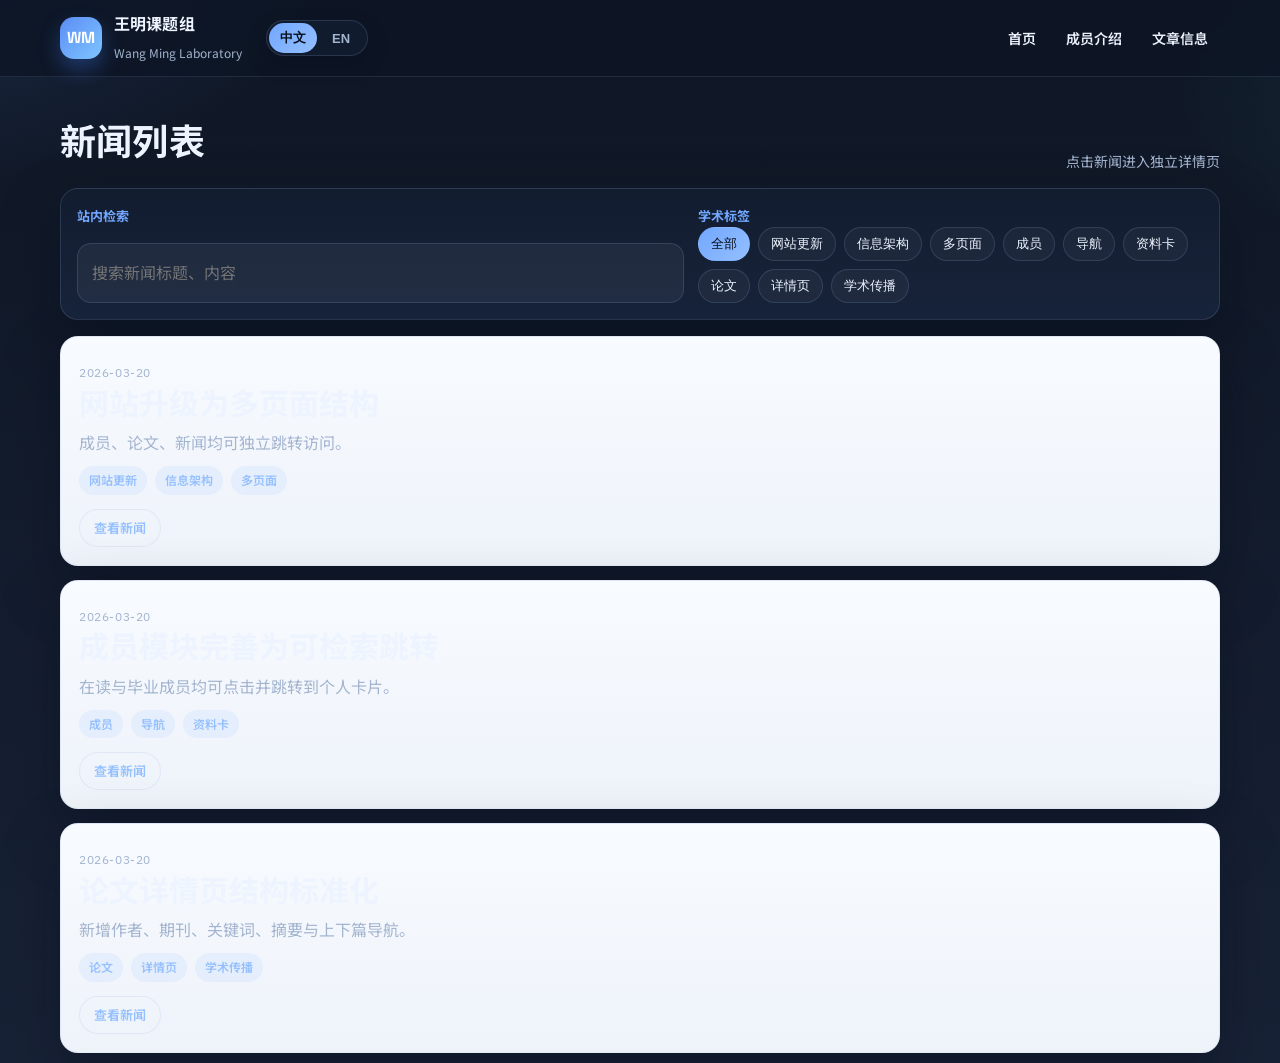
<file: news.html>
<!doctype html>
<html lang="zh-CN">
  <head>
    <meta charset="UTF-8" />
    <meta name="viewport" content="width=device-width, initial-scale=1.0" />
    <title>新闻动态 | 王明课题组</title>
    <link rel="stylesheet" href="./styles.css" />
  </head>
  <body>
    <header class="site-header">
      <nav class="nav container">
        <a href="./index.html" class="brand">
          <span class="brand-badge">WM</span>
          <span>
            <strong data-i18n="brandCn">王明课题组</strong>
            <small data-i18n="brandEn">Wang Ming Laboratory</small>
          </span>
        </a>
        <div class="nav-right">
          <div class="lang-switch">
            <button class="lang-btn active" data-lang-btn="zh" type="button">中文</button>
            <button class="lang-btn" data-lang-btn="en" type="button">EN</button>
          </div>
        </div>
        <ul class="nav-links nav-links-static">
          <li><a href="./index.html">首页</a></li>
          <li><a href="./members.html" data-i18n="navMembers">成员介绍</a></li>
          <li><a href="./publications.html" data-i18n="navPapers">文章信息</a></li>
        </ul>
      </nav>
    </header>

    <main class="section container">
      <div class="section-head">
        <h2 data-i18n="newsListTitle">新闻列表</h2>
        <p data-i18n="newsListSub">点击新闻进入独立详情页</p>
      </div>
      <section class="filter-panel">
        <div class="search-box">
          <label class="search-label" data-i18n="searchTitle">站内检索</label>
          <input id="newsSearch" class="search-input" type="search" data-i18n-placeholder="searchPlaceholderNews" placeholder="搜索新闻标题、内容" />
        </div>
        <div>
          <p class="search-label" data-i18n="tagTitle">学术标签</p>
          <div id="newsTags" class="tag-row"></div>
        </div>
      </section>
      <div id="newsPageList" class="news-list"></div>
    </main>

    <script src="./site-data.js"></script>
    <script src="./news.js"></script>
  </body>
</html>
</file>
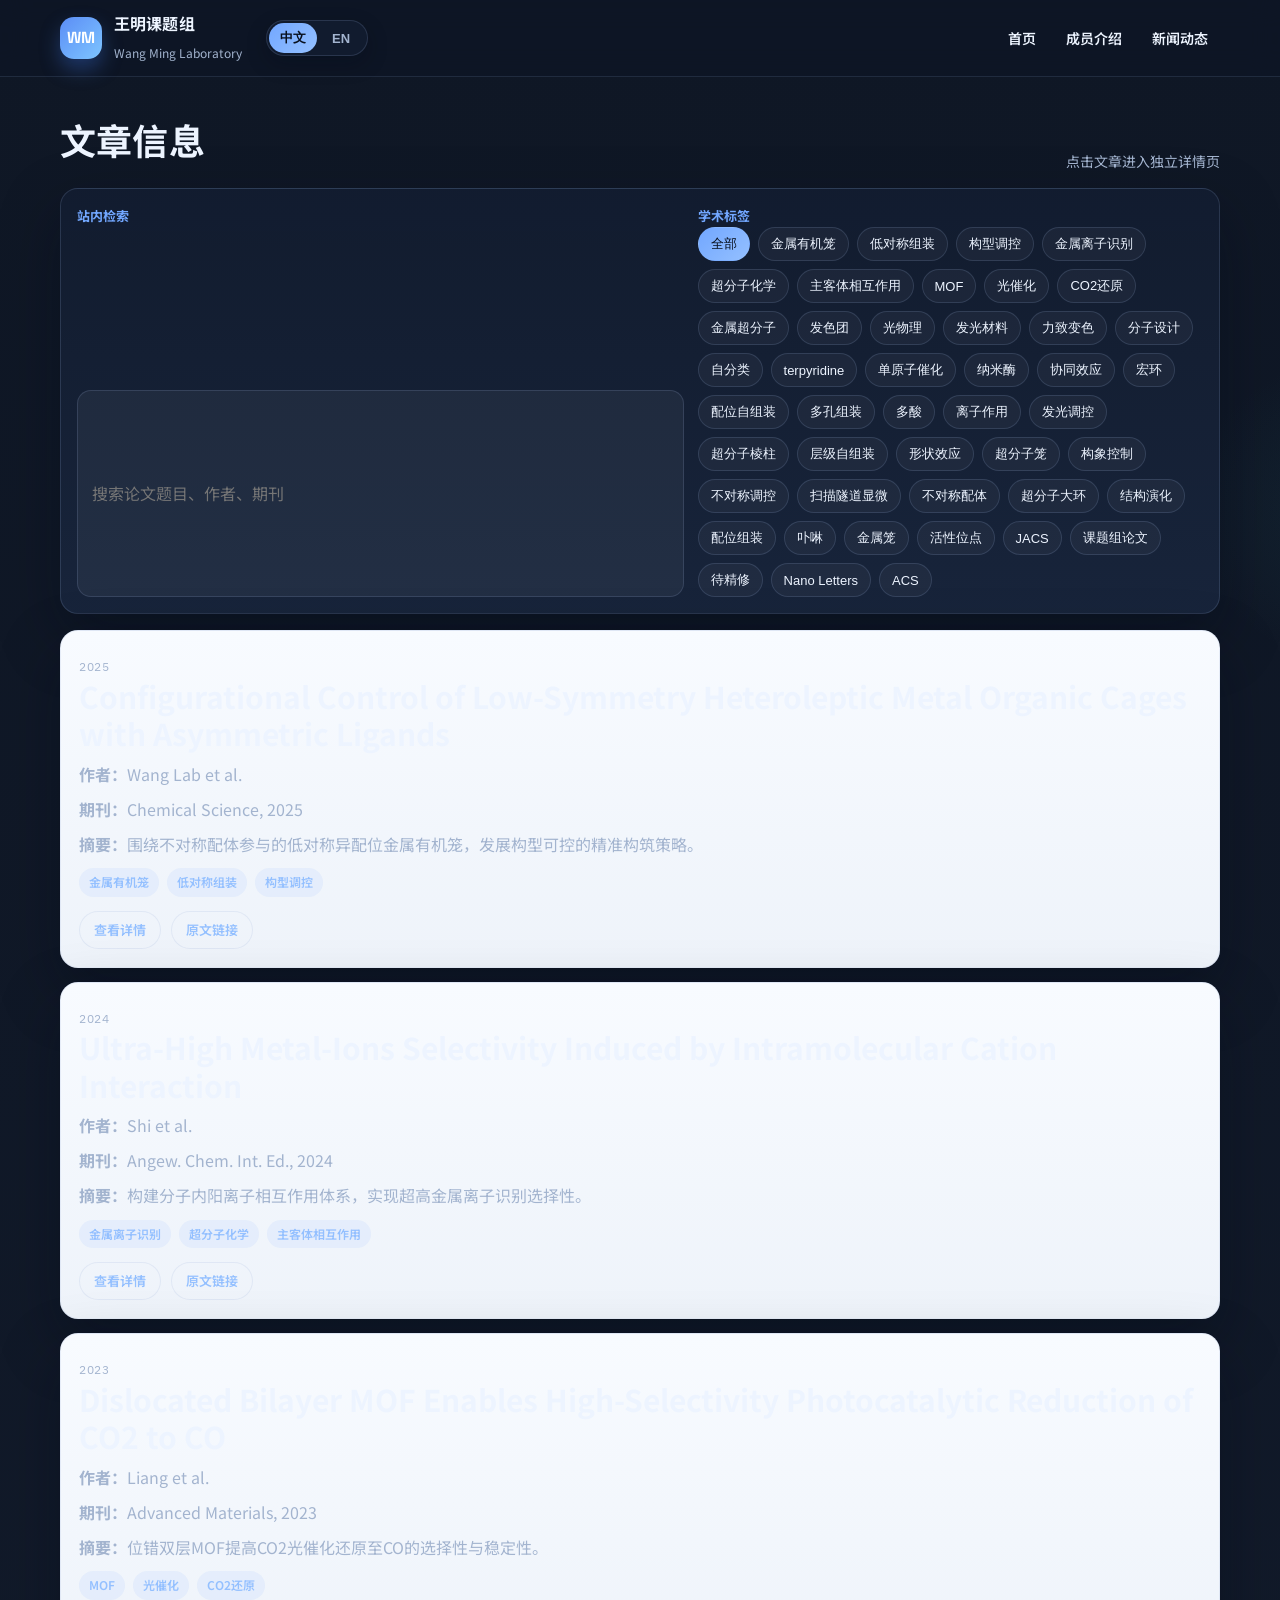
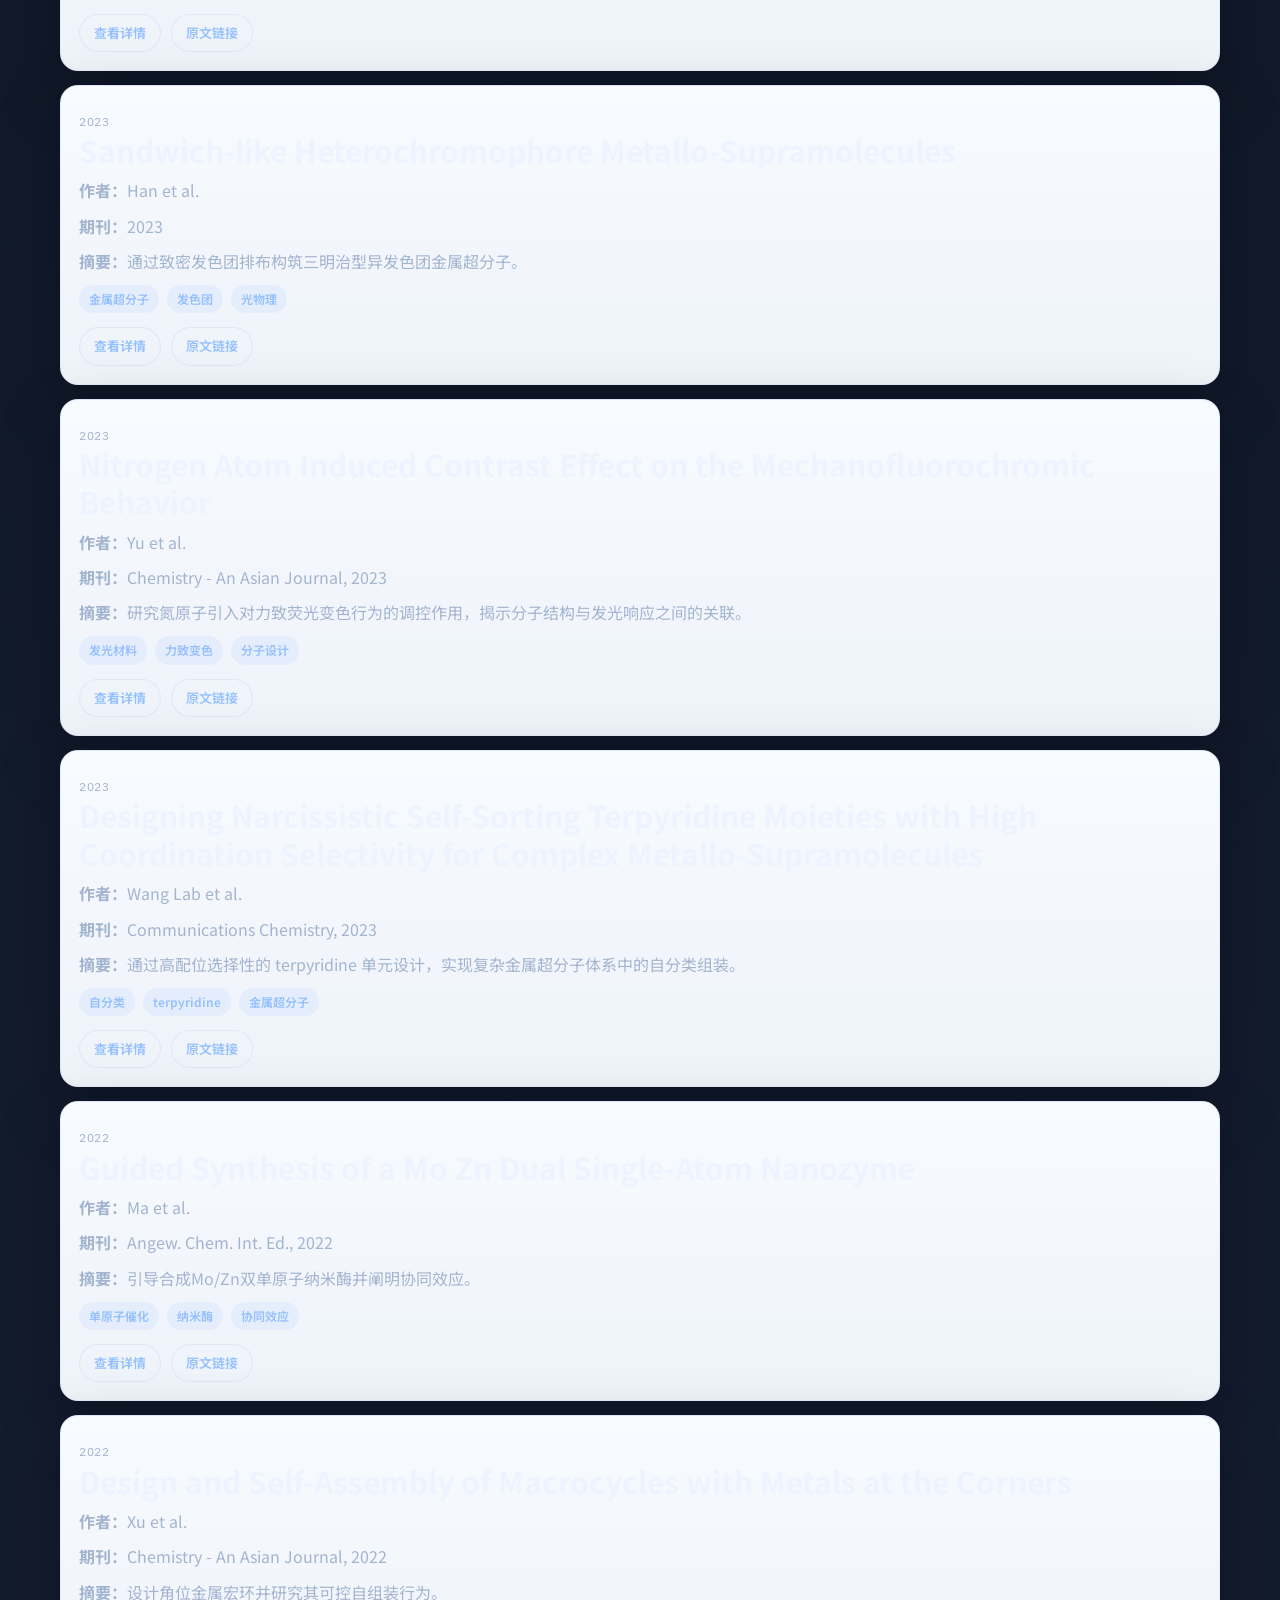
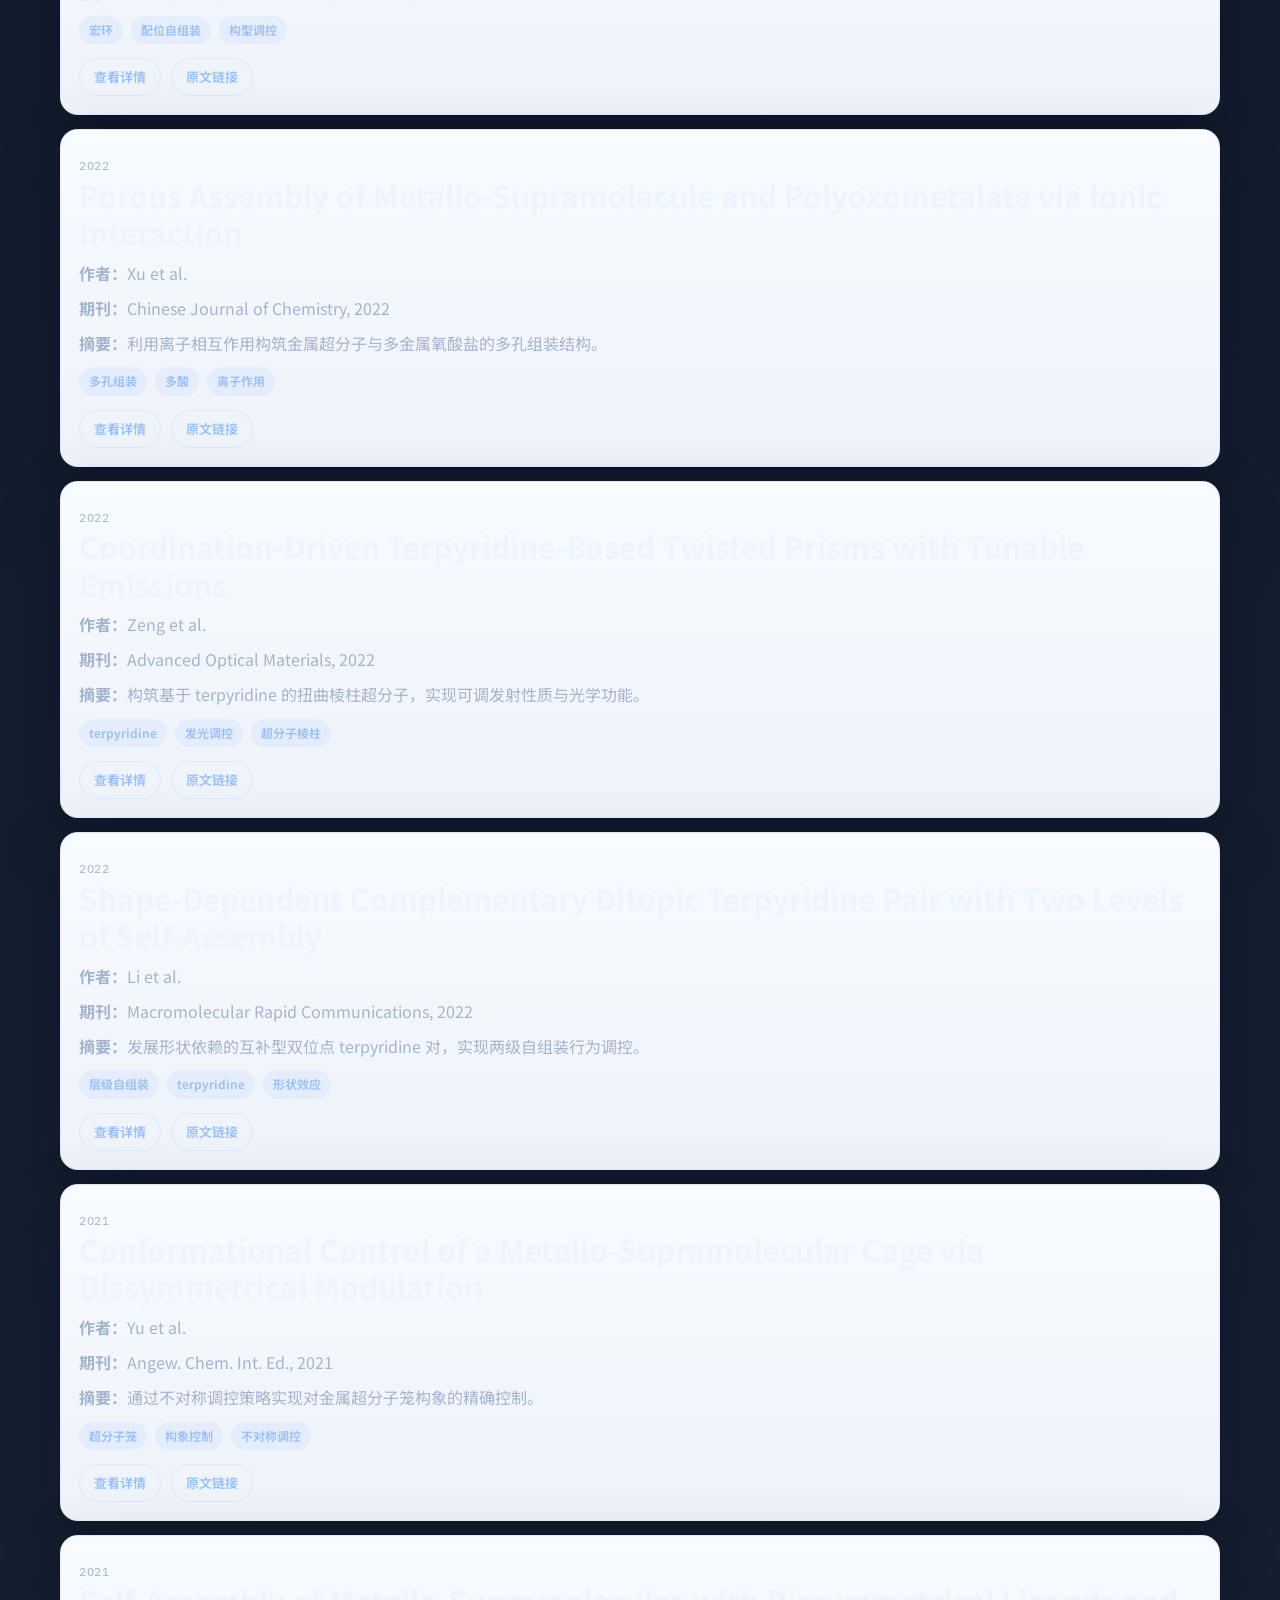
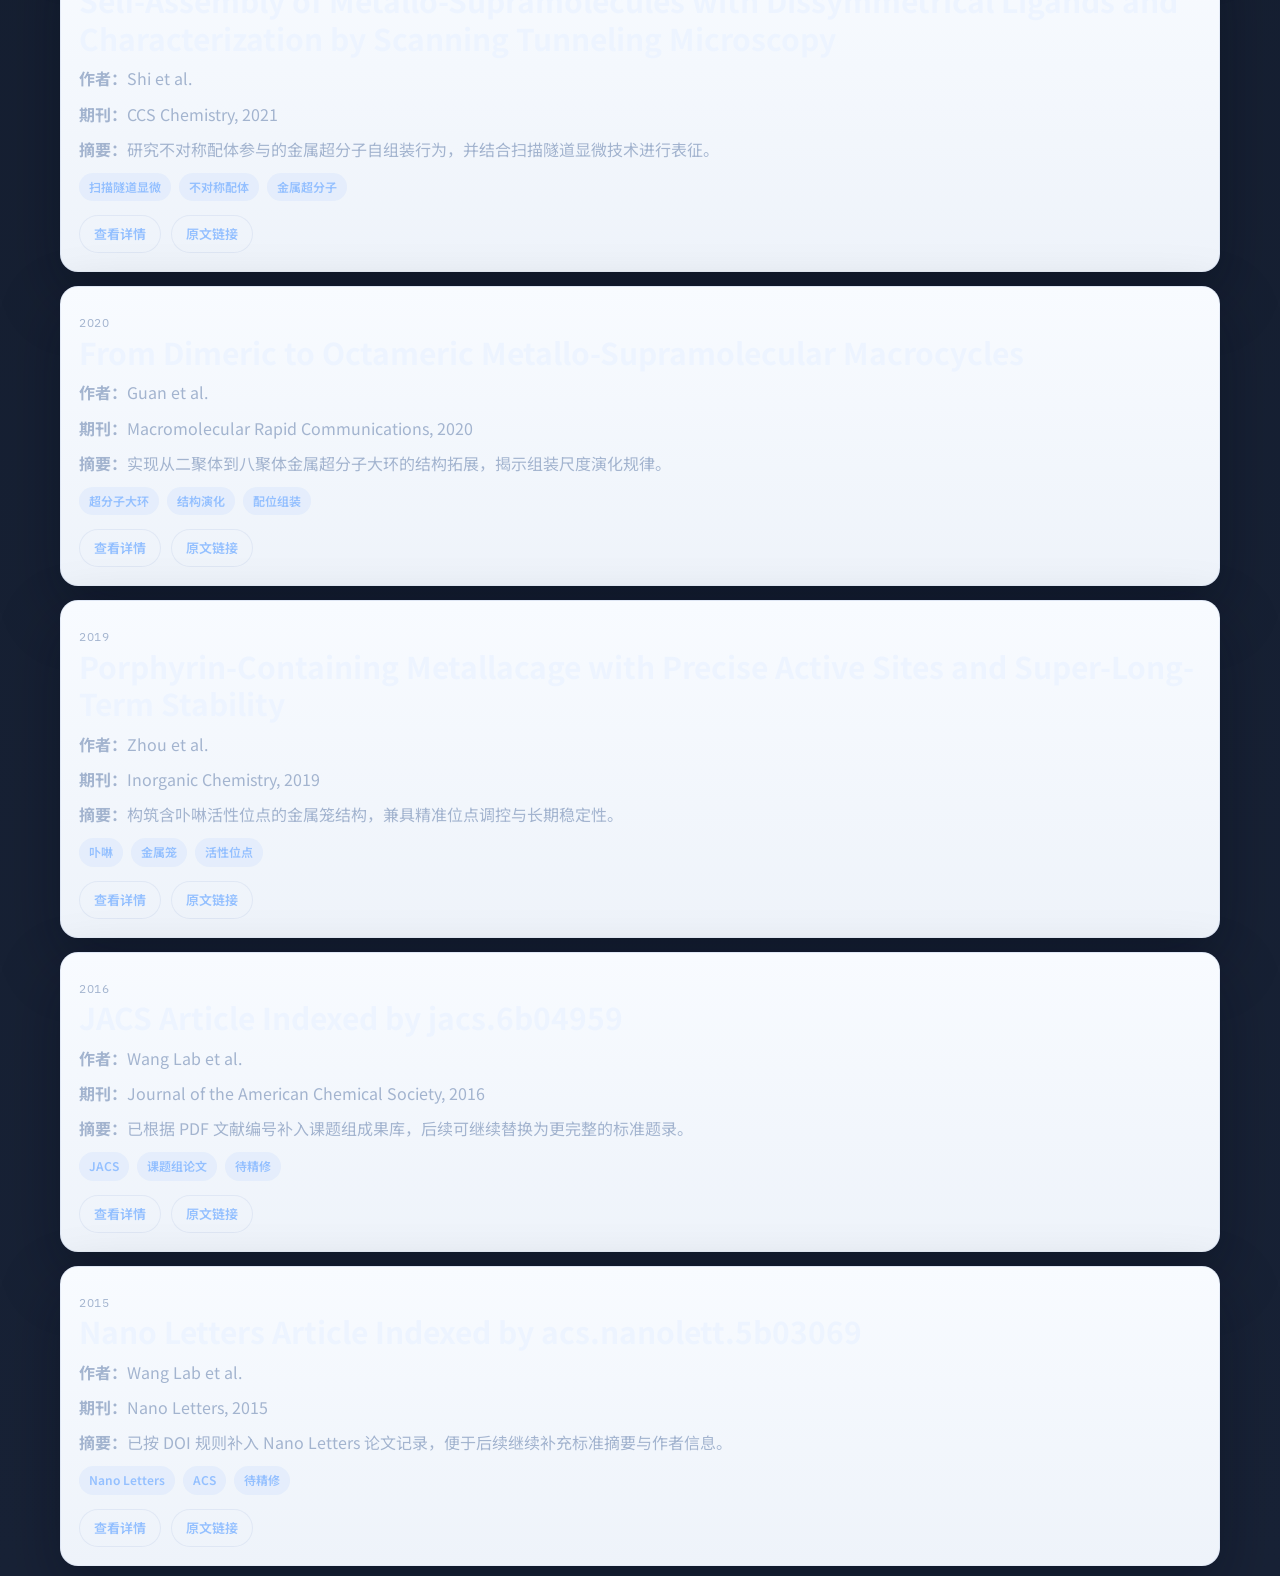
<file: publications.html>
<!doctype html>
<html lang="zh-CN">
  <head>
    <meta charset="UTF-8" />
    <meta name="viewport" content="width=device-width, initial-scale=1.0" />
    <title>文章信息 | 王明课题组</title>
    <link rel="stylesheet" href="./styles.css" />
  </head>
  <body>
    <header class="site-header">
      <nav class="nav container">
        <a href="./index.html" class="brand">
          <span class="brand-badge">WM</span>
          <span>
            <strong data-i18n="brandCn">王明课题组</strong>
            <small data-i18n="brandEn">Wang Ming Laboratory</small>
          </span>
        </a>
        <div class="nav-right">
          <div class="lang-switch">
            <button class="lang-btn active" data-lang-btn="zh" type="button">中文</button>
            <button class="lang-btn" data-lang-btn="en" type="button">EN</button>
          </div>
        </div>
        <ul class="nav-links nav-links-static">
          <li><a href="./index.html">首页</a></li>
          <li><a href="./members.html" data-i18n="navMembers">成员介绍</a></li>
          <li><a href="./news.html" data-i18n="navNews">新闻动态</a></li>
        </ul>
      </nav>
    </header>

    <main class="section container">
      <div class="section-head">
        <h2 data-i18n="papersTitle">文章信息</h2>
        <p data-i18n="papersSub">点击文章进入独立详情页</p>
      </div>
      <section class="filter-panel">
        <div class="search-box">
          <label class="search-label" data-i18n="searchTitle">站内检索</label>
          <input id="paperSearch" class="search-input" type="search" data-i18n-placeholder="searchPlaceholderPapers" placeholder="搜索论文题目、作者、期刊" />
        </div>
        <div>
          <p class="search-label" data-i18n="tagTitle">学术标签</p>
          <div id="paperTags" class="tag-row"></div>
        </div>
      </section>
      <div id="paperList" class="outputs-list"></div>
    </main>

    <script src="./site-data.js"></script>
    <script src="./publications.js"></script>
  </body>
</html>
</file>
<file: styles.css>
﻿@import url('https://fonts.googleapis.com/css2?family=IBM+Plex+Sans:wght@400;500;600;700&family=Noto+Sans+SC:wght@400;500;700&family=Space+Grotesk:wght@500;700&display=swap');

:root {
  --bg: #0f1725;
  --bg-alt: #182236;
  --surface: #111b2e;
  --surface-soft: #19253a;
  --text: #edf4ff;
  --muted: #a3b4cf;
  --line: rgba(148, 173, 214, 0.18);
  --primary: #72a7ff;
  --primary-2: #94c0ff;
  --accent: #70d6d1;
  --radius: 18px;
  --shadow: 0 24px 60px rgba(2, 8, 23, 0.34);
}

* { box-sizing: border-box; }

html { scroll-behavior: smooth; }

body {
  margin: 0;
  font-family: "Noto Sans SC", "IBM Plex Sans", sans-serif;
  color: var(--text);
  background:
    radial-gradient(900px 500px at -12% -10%, rgba(56, 89, 151, 0.4) 0%, transparent 60%),
    radial-gradient(650px 360px at 120% 8%, rgba(43, 124, 131, 0.22) 0%, transparent 55%),
    linear-gradient(180deg, var(--bg) 0%, var(--bg-alt) 100%);
  line-height: 1.7;
}

.container {
  width: min(1160px, 92%);
  margin: 0 auto;
}

.site-header {
  position: sticky;
  top: 0;
  z-index: 30;
  backdrop-filter: blur(14px);
  background: rgba(14, 22, 37, 0.84);
  border-bottom: 1px solid rgba(148, 173, 214, 0.14);
}

.nav {
  min-height: 76px;
  display: flex;
  align-items: center;
  gap: 16px;
}

.brand {
  display: flex;
  align-items: center;
  gap: 12px;
  text-decoration: none;
  color: inherit;
  margin-right: 8px;
}

.brand-badge {
  width: 42px;
  height: 42px;
  border-radius: 14px;
  display: grid;
  place-items: center;
  color: #fff;
  font-family: "Space Grotesk", sans-serif;
  font-weight: 700;
  background: linear-gradient(135deg, #5b8df6, #7ec5ff);
  box-shadow: 0 10px 20px rgba(64, 120, 235, 0.34);
}

.brand strong {
  display: block;
  font-family: "Space Grotesk", "Noto Sans SC", sans-serif;
  font-size: 16px;
  letter-spacing: 0.15px;
}

.brand small { color: var(--muted); font-size: 12px; }

.nav-links {
  list-style: none;
  margin: 0;
  padding: 0;
  display: flex;
  gap: 6px;
}

.nav-links a {
  text-decoration: none;
  color: var(--text);
  font-weight: 600;
  font-size: 14px;
  padding: 8px 12px;
  border-radius: 10px;
  transition: 0.2s ease;
}

.nav-links a:hover {
  color: var(--primary);
  background: rgba(114, 167, 255, 0.08);
}

.nav-links-static { margin-left: auto; }

.nav-right { display: flex; align-items: center; gap: 10px; }

.lang-switch {
  display: inline-flex;
  align-items: center;
  border: 1px solid var(--line);
  border-radius: 999px;
  background: var(--surface);
  padding: 2px;
  box-shadow: 0 8px 20px rgba(2, 8, 23, 0.26);
}

.lang-btn {
  border: 0;
  background: transparent;
  color: var(--muted);
  border-radius: 999px;
  padding: 6px 11px;
  min-width: 48px;
  font-size: 13px;
  font-weight: 700;
  cursor: pointer;
}

.lang-btn.active {
  color: #08101d;
  background: linear-gradient(135deg, var(--primary), var(--primary-2));
}

.menu-toggle { display: none; }

main { padding-bottom: 44px; }

.hero {
  padding: 84px 0 30px;
}

.hero-shell {
  position: relative;
  overflow: hidden;
}

.hero-shell::before {
  content: "";
  position: absolute;
  inset: 0;
  background:
    radial-gradient(520px 300px at 15% 16%, rgba(98, 135, 233, 0.22), transparent 70%),
    radial-gradient(620px 360px at 88% 14%, rgba(74, 201, 211, 0.16), transparent 72%);
  pointer-events: none;
}

.hero-enhanced {
  display: grid;
  gap: 24px;
  grid-template-columns: minmax(0, 1.4fr) minmax(360px, 0.9fr);
  align-items: stretch;
}

.hero-main {
  display: grid;
  gap: 20px;
}

.lab-mark,
.pi-card,
.hero-carousel,
.intro-card,
.recruitment-card,
.research-card,
.equipment-card,
.join-card {
  background: linear-gradient(180deg, rgba(18, 29, 48, 0.92), rgba(24, 37, 60, 0.94));
  border: 1px solid var(--line);
  box-shadow: var(--shadow);
}

.lab-mark {
  display: grid;
  gap: 24px;
  grid-template-columns: 140px minmax(0, 1fr);
  padding: 26px;
  border-radius: 28px;
}

.lab-logo-wrap {
  width: 132px;
  height: 132px;
  border-radius: 28px;
  display: grid;
  place-items: center;
  background: linear-gradient(145deg, rgba(114, 167, 255, 0.16), rgba(112, 214, 209, 0.12));
  border: 1px solid rgba(148, 173, 214, 0.18);
}

.lab-logo,
.pi-photo {
  width: 100%;
  height: 100%;
  object-fit: cover;
}

.lab-logo {
  max-width: 84px;
  max-height: 84px;
}

.lab-logo-fallback,
.pi-photo-fallback {
  display: none;
  place-items: center;
  color: var(--primary-2);
  font-weight: 700;
  text-align: center;
}

.hero-tag {
  display: inline-flex;
  align-items: center;
  width: fit-content;
  padding: 8px 14px;
  border-radius: 999px;
  border: 1px solid rgba(148, 173, 214, 0.16);
  background: rgba(114, 167, 255, 0.08);
}

.hero-tag {
  margin: 0;
  color: var(--primary);
  letter-spacing: 1.2px;
  font-size: 12px;
  font-family: "IBM Plex Sans", sans-serif;
}

.hero h1 {
  margin: 10px 0 14px;
  font-family: "Space Grotesk", "Noto Sans SC", sans-serif;
  font-size: clamp(36px, 6vw, 64px);
  line-height: 1.04;
}

.hero-desc {
  margin: 0;
  max-width: 780px;
  font-size: clamp(16px, 2.2vw, 22px);
  color: var(--muted);
}

.hero-actions {
  display: flex;
  flex-wrap: wrap;
  gap: 12px;
  margin-top: 20px;
}

.hero-btn {
  display: inline-flex;
  align-items: center;
  justify-content: center;
  min-height: 44px;
  padding: 0 18px;
  border-radius: 999px;
  text-decoration: none;
  font-weight: 700;
  transition: transform .2s ease, border-color .2s ease;
}

.hero-btn:hover { transform: translateY(-1px); }

.hero-btn-primary {
  color: #08101d;
  background: linear-gradient(135deg, var(--primary), var(--primary-2));
}

.hero-btn-secondary {
  color: var(--text);
  border: 1px solid var(--line);
  background: rgba(255, 255, 255, 0.04);
}

.pi-card {
  display: grid;
  gap: 18px;
  grid-template-columns: 132px minmax(0, 1fr);
  padding: 24px;
  border-radius: 26px;
}

.pi-photo-wrap {
  width: 132px;
  height: 160px;
  overflow: hidden;
  border-radius: 22px;
  border: 1px solid rgba(148, 173, 214, 0.18);
  background: linear-gradient(145deg, rgba(114, 167, 255, 0.16), rgba(112, 214, 209, 0.12));
}

.pi-kicker {
  margin: 0 0 8px;
  color: var(--accent);
  font-weight: 700;
}

.pi-content h2 {
  margin: 0 0 10px;
  font-size: clamp(24px, 3.2vw, 34px);
}

.pi-content p {
  margin: 0;
  color: var(--muted);
}

.hero-carousel {
  position: relative;
  display: grid;
  gap: 16px;
  padding: 24px;
  border-radius: 28px;
  min-height: 100%;
}

.carousel-head {
  display: flex;
  align-items: center;
  justify-content: space-between;
}

.carousel-frame {
  position: relative;
  min-height: 100%;
}

.carousel-slides {
  position: relative;
  min-height: 430px;
}

.carousel-slide {
  position: absolute;
  inset: 0;
  padding: 22px;
  border-radius: 22px;
  border: 1px solid rgba(148, 173, 214, 0.12);
  background:
    linear-gradient(180deg, rgba(113, 167, 255, 0.1), rgba(255, 255, 255, 0.02)),
    rgba(10, 17, 29, 0.44);
  opacity: 0;
  transform: translateX(16px);
  pointer-events: none;
  transition: opacity .35s ease, transform .35s ease;
}

.carousel-slide.active {
  opacity: 1;
  transform: translateX(0);
  pointer-events: auto;
}

.carousel-slide h3 {
  margin: 10px 0 10px;
  font-size: clamp(24px, 2.8vw, 34px);
  line-height: 1.2;
}

.carousel-slide p {
  margin: 0;
  color: var(--muted);
}

.carousel-accent {
  display: inline-flex;
  width: fit-content;
  padding: 6px 10px;
  border-radius: 999px;
  background: rgba(112, 214, 209, 0.1);
  color: var(--accent);
  font-size: 12px;
  letter-spacing: .6px;
}

.carousel-arrow {
  position: absolute;
  top: 50%;
  z-index: 2;
  width: 42px;
  height: 42px;
  border-radius: 999px;
  border: 1px solid rgba(148, 173, 214, 0.18);
  background: rgba(9, 14, 24, 0.66);
  color: var(--text);
  cursor: pointer;
  transform: translateY(-50%);
}

.carousel-arrow-left { left: -6px; }
.carousel-arrow-right { right: -6px; }

.carousel-dots {
  display: flex;
  justify-content: center;
  gap: 10px;
}

.carousel-dot {
  width: 10px;
  height: 10px;
  padding: 0;
  border: 0;
  border-radius: 999px;
  background: rgba(163, 180, 207, 0.34);
  cursor: pointer;
}

.carousel-dot.active {
  width: 30px;
  background: linear-gradient(135deg, var(--primary), var(--primary-2));
}

.section { padding: 36px 0 10px; }

.section-head {
  display: flex;
  align-items: end;
  justify-content: space-between;
  gap: 12px;
  margin-bottom: 14px;
}

.section-head h2 {
  margin: 0;
  font-family: "Space Grotesk", "Noto Sans SC", sans-serif;
  font-size: clamp(25px, 3.3vw, 36px);
  letter-spacing: 0.2px;
}

.section-head p { margin: 0; color: var(--muted); font-size: 14px; }

.entry-grid,
.contact-grid,
.about-grid,
.research-grid {
  display: grid;
  gap: 14px;
  grid-template-columns: repeat(2, minmax(0, 1fr));
}

.entry-card,
.card,
.output-item,
.news-item,
.member-card,
.member-profile-card,
.member-nav-block {
  background: linear-gradient(180deg, #f8fbff 0%, #eef3fa 100%);
  border: 1px solid var(--line);
  border-radius: var(--radius);
  box-shadow: var(--shadow);
}

.entry-card {
  display: block;
  text-decoration: none;
  color: inherit;
  padding: 20px;
  transition: transform .2s ease, box-shadow .2s ease;
}

.entry-card:hover {
  transform: translateY(-3px);
  box-shadow: 0 24px 52px rgba(12, 46, 99, 0.17);
}

.entry-card h3 { margin: 0 0 8px; color: var(--primary-2); }
.entry-card p { margin: 0; color: var(--muted); }

.card { padding: 20px; }
.card h3 { margin: 0 0 10px; }
.card p { margin: 0; color: var(--muted); }

.intro-layout,
.join-grid {
  display: grid;
  gap: 16px;
  grid-template-columns: 1.1fr .9fr;
}

.intro-card,
.recruitment-card,
.join-card {
  border-radius: 24px;
}

.intro-headline,
.intro-card h3 { color: var(--text); }

.feature-list {
  margin: 14px 0 0;
  padding-left: 18px;
  color: var(--muted);
}

.feature-list li + li { margin-top: 10px; }

.research-grid,
.equipment-grid {
  display: grid;
  gap: 16px;
}

.research-grid {
  grid-template-columns: repeat(2, minmax(0, 1fr));
}

.equipment-grid {
  grid-template-columns: repeat(3, minmax(0, 1fr));
}

.research-card,
.equipment-card {
  border-radius: 22px;
}

.research-card .meta {
  color: var(--primary-2);
  font-size: 15px;
  margin-bottom: 8px;
}

.equipment-card h3 {
  margin: 0 0 8px;
  color: var(--primary-2);
}

.members-wrap,
.outputs-list,
.news-list { display: grid; gap: 14px; }

.member-group h3 {
  margin: 0 0 10px;
  color: var(--primary);
  font-size: 19px;
}

.member-nav-block { padding: 16px; }
.member-nav-label { margin: 10px 0 8px; color: var(--primary); font-weight: 700; }

.member-jump-links { display: flex; flex-wrap: wrap; gap: 8px; }

.member-jump-link {
  text-decoration: none;
  border: 1px solid var(--line);
  color: var(--text);
  background: rgba(255, 255, 255, 0.04);
  border-radius: 999px;
  padding: 6px 12px;
  font-size: 13px;
}

.member-jump-link:hover { border-color: var(--primary-2); color: var(--primary); }

.member-grid { display: grid; grid-template-columns: repeat(4, minmax(0, 1fr)); gap: 12px; }
.member-profile-grid { display: grid; grid-template-columns: repeat(3, minmax(0, 1fr)); gap: 12px; }

.member-card,
.member-profile-card { padding: 14px; scroll-margin-top: 100px; }

.member-photo-wrap {
  width: 72px;
  height: 72px;
  margin-bottom: 10px;
}

.member-photo {
  width: 72px;
  height: 72px;
  border-radius: 16px;
  object-fit: cover;
  border: 1px solid var(--line);
}

.member-photo-fallback {
  width: 72px;
  height: 72px;
  border-radius: 16px;
  display: none;
  place-items: center;
  font-weight: 700;
  color: var(--primary);
  border: 1px solid var(--line);
  background: linear-gradient(145deg, rgba(114, 167, 255, 0.18), rgba(255, 255, 255, 0.04));
}

.member-card strong,
.member-profile-card h4 { display: block; margin: 0 0 4px; font-size: 18px; }
.member-card span,
.member-profile-role { color: var(--primary); font-weight: 600; }
.member-card p,
.member-profile-card p { margin: 8px 0 0; color: var(--muted); }
.member-profile-card a { color: var(--primary); text-decoration: none; }

.output-item,
.news-item { padding: 18px; }
.meta {
  margin: 0 0 8px;
  color: var(--primary);
  font-size: 12px;
  font-family: "IBM Plex Sans", sans-serif;
  letter-spacing: 0.6px;
}

.output-item h4,
.news-item h4,
#paperDetail h2,
#newsDetail h2 { margin: 0 0 8px; font-size: clamp(22px, 2.8vw, 30px); line-height: 1.25; }
.output-item p,
.news-item p,
#paperDetail p,
#newsDetail p { margin: 8px 0 0; color: var(--muted); }

.paper-actions {
  margin-top: 14px;
  display: flex;
  gap: 10px;
  flex-wrap: wrap;
}

.output-source-btn {
  display: inline-flex;
  align-items: center;
  justify-content: center;
  text-decoration: none;
  border: 1px solid var(--line);
  border-radius: 999px;
  padding: 7px 14px;
  color: var(--primary-2);
  background: rgba(255, 255, 255, 0.04);
  font-size: 13px;
  font-weight: 600;
}

.output-source-btn:hover {
  border-color: var(--primary-2);
  color: var(--primary-2);
}

.filter-panel {
  display: grid;
  gap: 14px;
  grid-template-columns: 1.2fr 1fr;
  margin-bottom: 16px;
  padding: 16px;
  border: 1px solid var(--line);
  border-radius: var(--radius);
  background: linear-gradient(180deg, rgba(18, 29, 48, 0.92), rgba(24, 37, 60, 0.94));
  box-shadow: var(--shadow);
}

.search-box {
  display: grid;
  gap: 8px;
}

.search-label {
  margin: 0;
  font-size: 13px;
  color: var(--primary);
  font-weight: 700;
}

.search-input {
  width: 100%;
  padding: 12px 14px;
  border: 1px solid var(--line);
  border-radius: 14px;
  background: rgba(255, 255, 255, 0.05);
  color: var(--text);
  font: inherit;
  outline: none;
}

.search-input:focus {
  border-color: var(--primary-2);
  box-shadow: 0 0 0 4px rgba(43, 108, 176, 0.12);
}

.tag-row {
  display: flex;
  flex-wrap: wrap;
  gap: 8px;
}

.tag-pill {
  border: 1px solid var(--line);
  background: rgba(255, 255, 255, 0.04);
  color: var(--text);
  border-radius: 999px;
  padding: 7px 12px;
  font-size: 13px;
  cursor: pointer;
}

.tag-pill.active {
  color: #08101d;
  border-color: transparent;
  background: linear-gradient(135deg, var(--primary), var(--primary-2));
}

.meta-tags {
  display: flex;
  flex-wrap: wrap;
  gap: 8px;
  margin-top: 10px;
}

.meta-tag {
  display: inline-flex;
  align-items: center;
  padding: 4px 10px;
  border-radius: 999px;
  background: rgba(114, 167, 255, 0.1);
  color: var(--primary-2);
  font-size: 12px;
  font-weight: 600;
}

.empty-state {
  padding: 24px 18px;
  border: 1px dashed var(--line);
  border-radius: var(--radius);
  color: var(--muted);
  background: rgba(255, 255, 255, 0.03);
}

.contact-grid ul { margin: 0; padding-left: 18px; color: var(--muted); }
.contact-grid li + li { margin-top: 6px; }

.site-footer {
  margin-top: 36px;
  border-top: 1px solid var(--line);
  background: rgba(9, 14, 24, 0.76);
}

.footer-inner {
  min-height: 64px;
  display: flex;
  align-items: center;
  justify-content: space-between;
}

.footer-inner p { margin: 0; color: var(--muted); }

@media (max-width: 1020px) {
  .hero-enhanced,
  .intro-layout,
  .join-grid,
  .equipment-grid,
  .research-grid { grid-template-columns: 1fr; }

  .member-grid { grid-template-columns: repeat(2, minmax(0, 1fr)); }
  .member-profile-grid { grid-template-columns: repeat(2, minmax(0, 1fr)); }

  .carousel-slides { min-height: 340px; }
}

@media (max-width: 860px) {
  .entry-grid,
  .contact-grid,
  .about-grid,
  .research-grid { grid-template-columns: 1fr; }

  .filter-panel { grid-template-columns: 1fr; }

  .nav {
    flex-wrap: wrap;
    padding: 8px 0;
  }

  .nav-links-static {
    width: 100%;
    order: 4;
    justify-content: flex-start;
    overflow: auto;
    padding-bottom: 6px;
  }

  .section-head {
    flex-direction: column;
    align-items: flex-start;
  }

  .lab-mark,
  .pi-card { grid-template-columns: 1fr; }

  .lab-logo-wrap,
  .pi-photo-wrap {
    width: 100px;
    height: 100px;
  }

  .pi-photo-wrap { height: 120px; }
}

@media (max-width: 640px) {
  .hero { padding-top: 58px; }
  .member-grid,
  .member-profile-grid { grid-template-columns: 1fr; }
  .lang-btn { min-width: 44px; padding: 6px 8px; }
  .carousel-arrow { display: none; }
  .lab-mark,
  .pi-card,
  .hero-carousel { padding: 18px; }
  .carousel-slides { min-height: 380px; }
}
</file>
